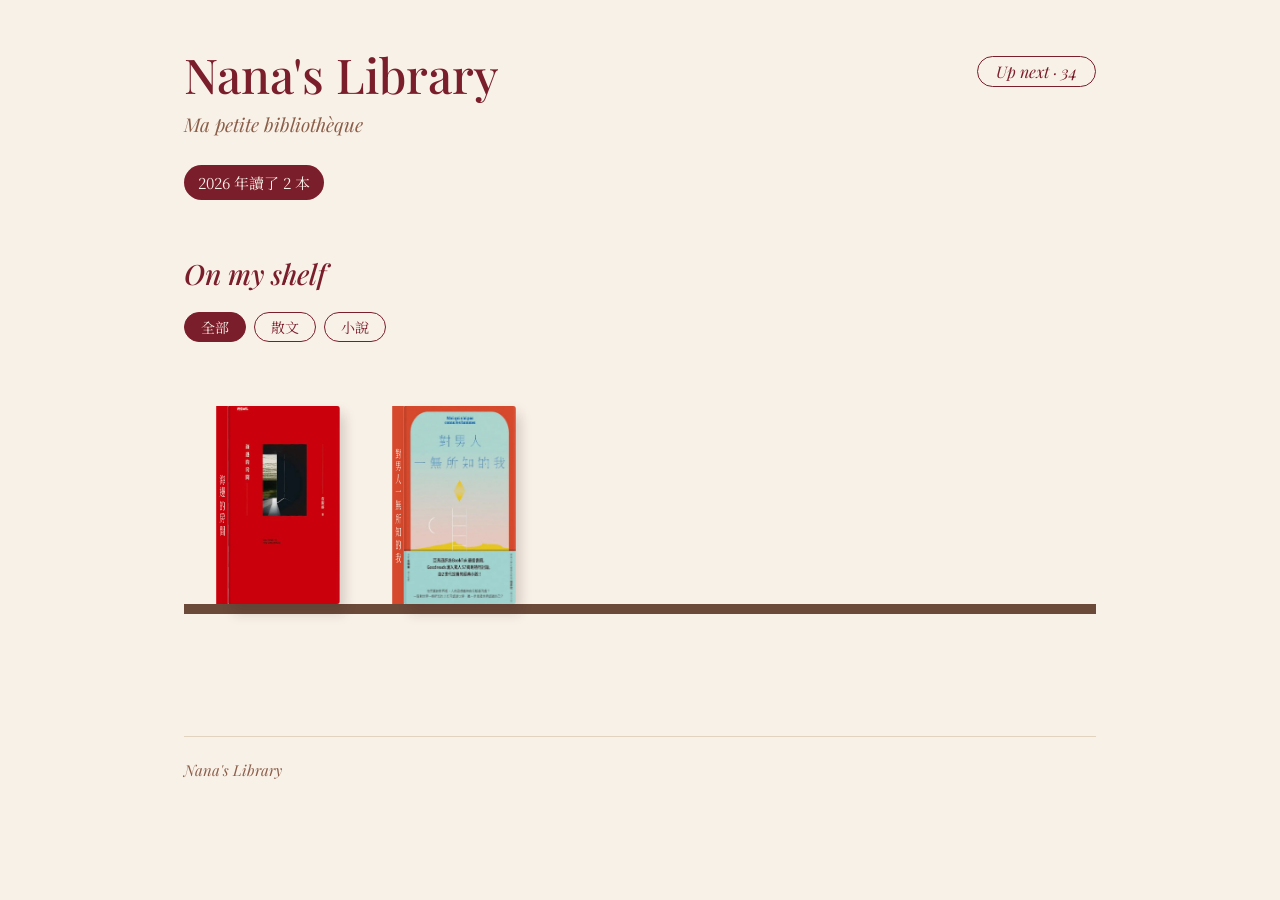
<file: index.html>
<!DOCTYPE html>
<html lang="zh-Hant">
<head>
  <meta charset="UTF-8">
  <meta name="viewport" content="width=device-width, initial-scale=1.0">
  <title>Nana's Library</title>
  <meta name="description" content="Nana 的個人閱讀紀錄：讀過的書、讀完的日期，和當時的心情。">
  <link rel="preconnect" href="https://fonts.googleapis.com">
  <link rel="preconnect" href="https://fonts.gstatic.com" crossorigin>
  <link href="https://fonts.googleapis.com/css2?family=Playfair+Display:ital,wght@0,400;0,500;1,400;1,500&family=Noto+Serif+TC:wght@400;500&family=LXGW+WenKai+TC&display=swap" rel="stylesheet">
  <link rel="stylesheet" href="style.css?v=2026-11-16">
</head>
<body>
  <div class="wrap">
    <header class="site-header">
      <h1 class="site-title">Nana's Library</h1>
      <p class="site-sub">Ma petite bibliothèque</p>
      <div class="stats">
        <span class="pill" data-year-count>2026 年讀了 2 本</span>
        <button class="drawer-toggle" type="button" aria-controls="up-next" aria-expanded="false" data-drawer-open>
          Up next · <span data-up-next-count>34</span>
        </button>
      </div>
    </header>

    <main>
      <section class="section" aria-labelledby="shelf-title">
        <h2 class="section-title" id="shelf-title">On my shelf</h2>
        <div class="filters" data-filters></div>
        <div class="shelf" data-shelf>
          <!-- 讀完的書：依讀完日期排序，最新的在前（CLAUDE.md 第 5 節） -->
          <a class="shelf-item" href="books/welcome-to-the-dollhouse.html" data-category="散文" data-finished="2026-10">
            <div class="book" style="--spine: #CA000D">
              <div class="face inside"></div>
              <div class="face pages"></div>
              <div class="face back"></div>
              <div class="face spine">海邊的房間</div>
              <div class="face cover" style="background-image: url('images/welcome-to-the-dollhouse.png')" role="img" aria-label="《海邊的房間》書皮"></div>
            </div>
            <p class="shelf-caption"><strong>海邊的房間</strong>2026 年 10 月讀完</p>
          </a>
          <a class="shelf-item" href="books/i-who-have-never-known-men.html" data-category="小說" data-finished="2026-10">
            <div class="book" style="--spine: #D6492D">
              <div class="face inside"></div>
              <div class="face pages"></div>
              <div class="face back"></div>
              <div class="face spine">對男人一無所知的我</div>
              <div class="face cover" style="background-image: url('images/i-who-have-never-known-men.png')" role="img" aria-label="《對男人一無所知的我》書皮"></div>
            </div>
            <p class="shelf-caption"><strong>對男人一無所知的我</strong>2026 年 10 月讀完</p>
          </a>
        </div>
      </section>

    </main>

    <footer class="site-footer">Nana's Library</footer>
  </div>

  <!-- 書單抽屜：點頁首的「Up next」按鈕從右側滑出（CLAUDE.md 第 5 節） -->
  <div class="drawer-backdrop" data-drawer-close></div>
  <aside class="drawer" id="up-next" aria-labelledby="up-next-title" aria-hidden="true">
    <div class="drawer-head">
      <h2 class="section-title" id="up-next-title">Up next</h2>
      <button class="drawer-close" type="button" aria-label="關閉書單" data-drawer-close>✕</button>
    </div>
    <p class="drawer-note">還沒讀的書，依備忘錄的順序</p>
    <ol class="up-next-list">
      <!-- 書單：依【書單】備忘錄的順序；已讀完的書不出現（CLAUDE.md 第 3.4 節） -->
          <li class="up-next-item"><span class="mini-cover" aria-hidden="true"></span><span class="up-next-title">各種悲傷</span></li>
          <li class="up-next-item"><span class="mini-cover" aria-hidden="true"></span><span class="up-next-title">生命中不可承受之輕</span></li>
          <li class="up-next-item"><span class="mini-cover" aria-hidden="true"></span><span class="up-next-title">像這樣的小事</span></li>
          <li class="up-next-item"><span class="mini-cover" aria-hidden="true"></span><span class="up-next-title">裸食日常</span></li>
          <li class="up-next-item"><span class="mini-cover" aria-hidden="true"></span><span class="up-next-title">帶外婆公主去倫敦</span></li>
          <li class="up-next-item"><span class="mini-cover" aria-hidden="true"></span><span class="up-next-title">再見了 過去的我</span></li>
          <li class="up-next-item"><span class="mini-cover" aria-hidden="true"></span><span class="up-next-title">當呼吸化為空氣</span></li>
          <li class="up-next-item"><span class="mini-cover" aria-hidden="true"></span><span class="up-next-title">crying in H mart</span></li>
          <li class="up-next-item"><span class="mini-cover" aria-hidden="true"></span><span class="up-next-title">從生命的車窗眺望</span></li>
          <li class="up-next-item"><span class="mini-cover" aria-hidden="true"></span><span class="up-next-title">渺小一生</span></li>
          <li class="up-next-item"><span class="mini-cover" aria-hidden="true"></span><span class="up-next-title">我可能錯了</span></li>
          <li class="up-next-item"><span class="mini-cover" aria-hidden="true"></span><span class="up-next-title">隨他們去 let them</span></li>
          <li class="up-next-item"><span class="mini-cover" aria-hidden="true"></span><span class="up-next-title">創造力的修行</span></li>
          <li class="up-next-item"><span class="mini-cover" aria-hidden="true"></span><span class="up-next-title">意義的呼喚</span></li>
          <li class="up-next-item"><span class="mini-cover" aria-hidden="true"></span><span class="up-next-title">蕉葉與樹的約定</span></li>
          <li class="up-next-item"><span class="mini-cover" aria-hidden="true"></span><span class="up-next-title">輪迴86次的生命覺醒之旅</span></li>
          <li class="up-next-item"><span class="mini-cover" aria-hidden="true"></span><span class="up-next-title">Tuesdays with morrie</span></li>
          <li class="up-next-item"><span class="mini-cover" aria-hidden="true"></span><span class="up-next-title">婚禮之徒</span></li>
          <li class="up-next-item"><span class="mini-cover" aria-hidden="true"></span><span class="up-next-title">在小山和小山之間</span></li>
          <li class="up-next-item"><span class="mini-cover" aria-hidden="true"></span><span class="up-next-title">流浪者之歌</span></li>
          <li class="up-next-item"><span class="mini-cover" aria-hidden="true"></span><span class="up-next-title">廚房</span></li>
          <li class="up-next-item"><span class="mini-cover" aria-hidden="true"></span><span class="up-next-title">午夜圖書館</span></li>
          <li class="up-next-item"><span class="mini-cover" aria-hidden="true"></span><span class="up-next-title">感知幸福</span></li>
          <li class="up-next-item"><span class="mini-cover" aria-hidden="true"></span><span class="up-next-title">賣瓜的人</span></li>
          <li class="up-next-item"><span class="mini-cover" aria-hidden="true"></span><span class="up-next-title">美麗新世界</span></li>
          <li class="up-next-item"><span class="mini-cover" aria-hidden="true"></span><span class="up-next-title">後台紐約</span></li>
          <li class="up-next-item"><span class="mini-cover" aria-hidden="true"></span><span class="up-next-title">那瓦爾寶典</span></li>
          <li class="up-next-item"><span class="mini-cover" aria-hidden="true"></span><span class="up-next-title">北歐時間</span></li>
          <li class="up-next-item"><span class="mini-cover" aria-hidden="true"></span><span class="up-next-title">養兔子</span></li>
          <li class="up-next-item"><span class="mini-cover" aria-hidden="true"></span><span class="up-next-title">神經可塑性</span></li>
          <li class="up-next-item"><span class="mini-cover" aria-hidden="true"></span><span class="up-next-title">位置</span></li>
          <li class="up-next-item"><span class="mini-cover" aria-hidden="true"></span><span class="up-next-title">山茶花文具店</span></li>
          <li class="up-next-item"><span class="mini-cover" aria-hidden="true"></span><span class="up-next-title">早安，我心中的怪物</span></li>
          <li class="up-next-item"><span class="mini-cover" aria-hidden="true"></span><span class="up-next-title">世界上最透明的故事</span></li>
    </ol>
  </aside>
  <script src="script.js?v=2026-11-16"></script>
</body>
</html>
</file>
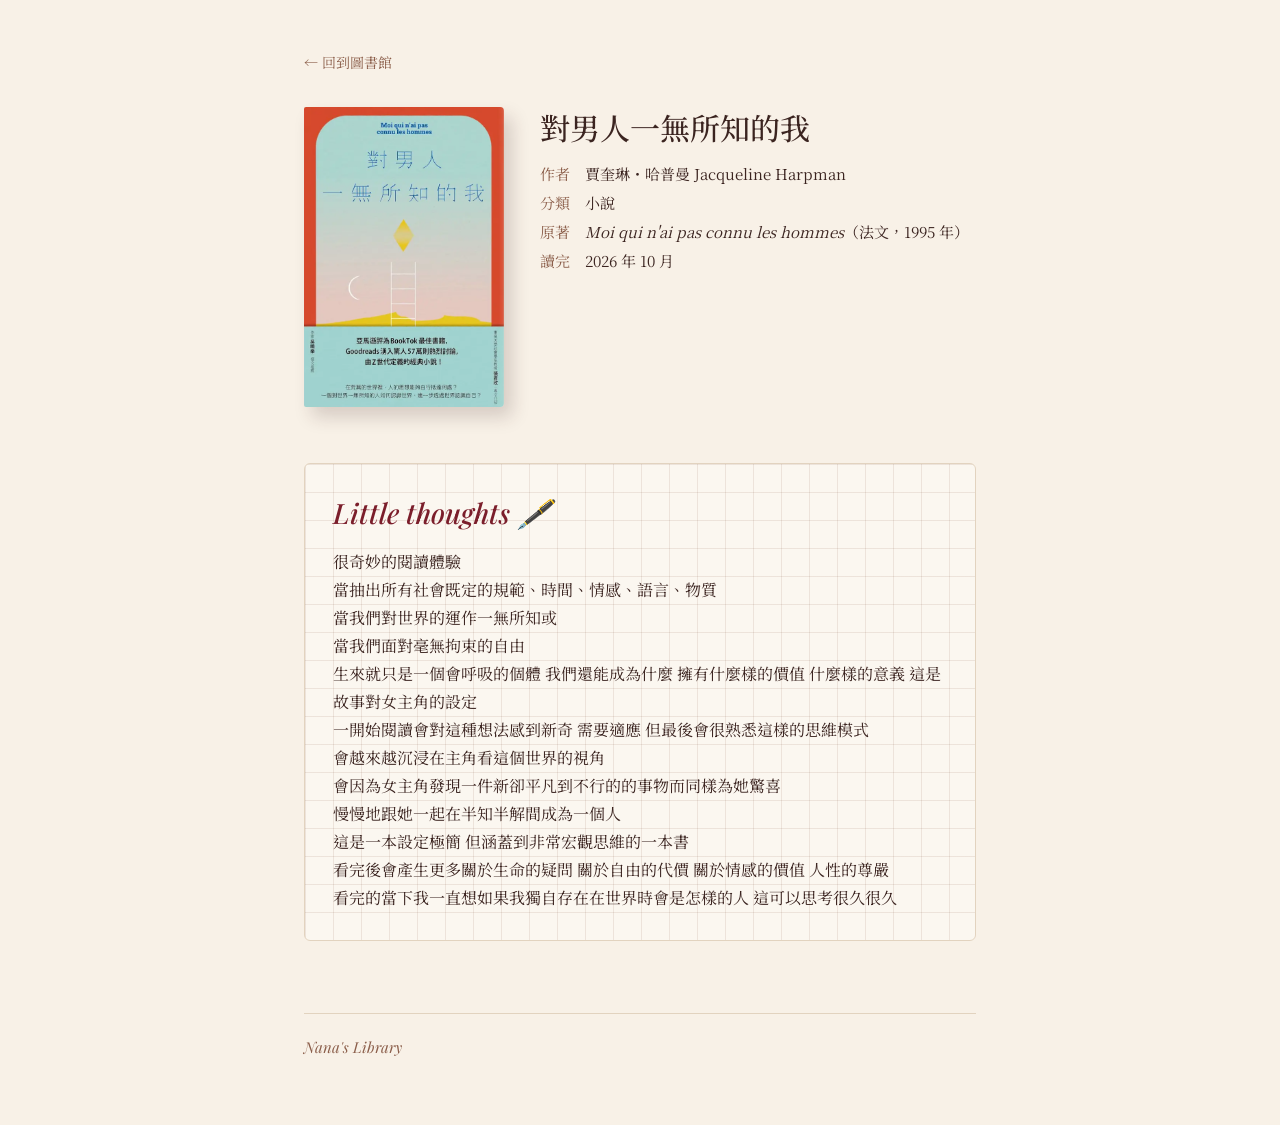
<file: books/i-who-have-never-known-men.html>
<!DOCTYPE html>
<html lang="zh-Hant">
<head>
  <meta charset="UTF-8">
  <meta name="viewport" content="width=device-width, initial-scale=1.0">
  <title>對男人一無所知的我｜Nana's Library</title>
  <link rel="preconnect" href="https://fonts.googleapis.com">
  <link rel="preconnect" href="https://fonts.gstatic.com" crossorigin>
  <link href="https://fonts.googleapis.com/css2?family=Playfair+Display:ital,wght@0,400;0,500;1,400;1,500&family=Noto+Serif+TC:wght@400;500&family=LXGW+WenKai+TC&display=swap" rel="stylesheet">
  <link rel="stylesheet" href="../style.css?v=2026-11-16">
</head>
<body>
  <div class="wrap narrow page-turn">
    <a class="back-link" href="../index.html">← 回到圖書館</a>

    <header class="book-header">
      <img class="book-cover" src="../images/i-who-have-never-known-men.png" alt="《對男人一無所知的我》書皮">
      <div>
        <h1 class="book-title">對男人一無所知的我</h1>
        <dl class="book-meta">
          <div><dt>作者　</dt><dd>賈奎琳・哈普曼 Jacqueline Harpman</dd></div>
          <div><dt>分類　</dt><dd>小說</dd></div>
          <div><dt>原著　</dt><dd><i>Moi qui n'ai pas connu les hommes</i>（法文，1995 年）</dd></div>
          <div><dt>讀完　</dt><dd>2026 年 10 月</dd></div>
        </dl>
      </div>
    </header>

    <main>
      <section class="section grid-paper" aria-labelledby="thoughts">
        <h2 class="section-title" id="thoughts">Little thoughts 🖋️</h2>
        <p class="nana-text">很奇妙的閱讀體驗
當抽出所有社會既定的規範、時間、情感、語言、物質
當我們對世界的運作一無所知或
當我們面對毫無拘束的自由 
生來就只是一個會呼吸的個體 我們還能成為什麼 擁有什麼樣的價值 什麼樣的意義 這是故事對女主角的設定
一開始閱讀會對這種想法感到新奇 需要適應 但最後會很熟悉這樣的思維模式
會越來越沉浸在主角看這個世界的視角
會因為女主角發現一件新卻平凡到不行的的事物而同樣為她驚喜
慢慢地跟她一起在半知半解間成為一個人
這是一本設定極簡 但涵蓋到非常宏觀思維的一本書
看完後會產生更多關於生命的疑問 關於自由的代價 關於情感的價值 人性的尊嚴
看完的當下我一直想如果我獨自存在在世界時會是怎樣的人 這可以思考很久很久</p>
      </section>
    </main>

    <footer class="site-footer">Nana's Library</footer>
  </div>
</body>
</html>
</file>
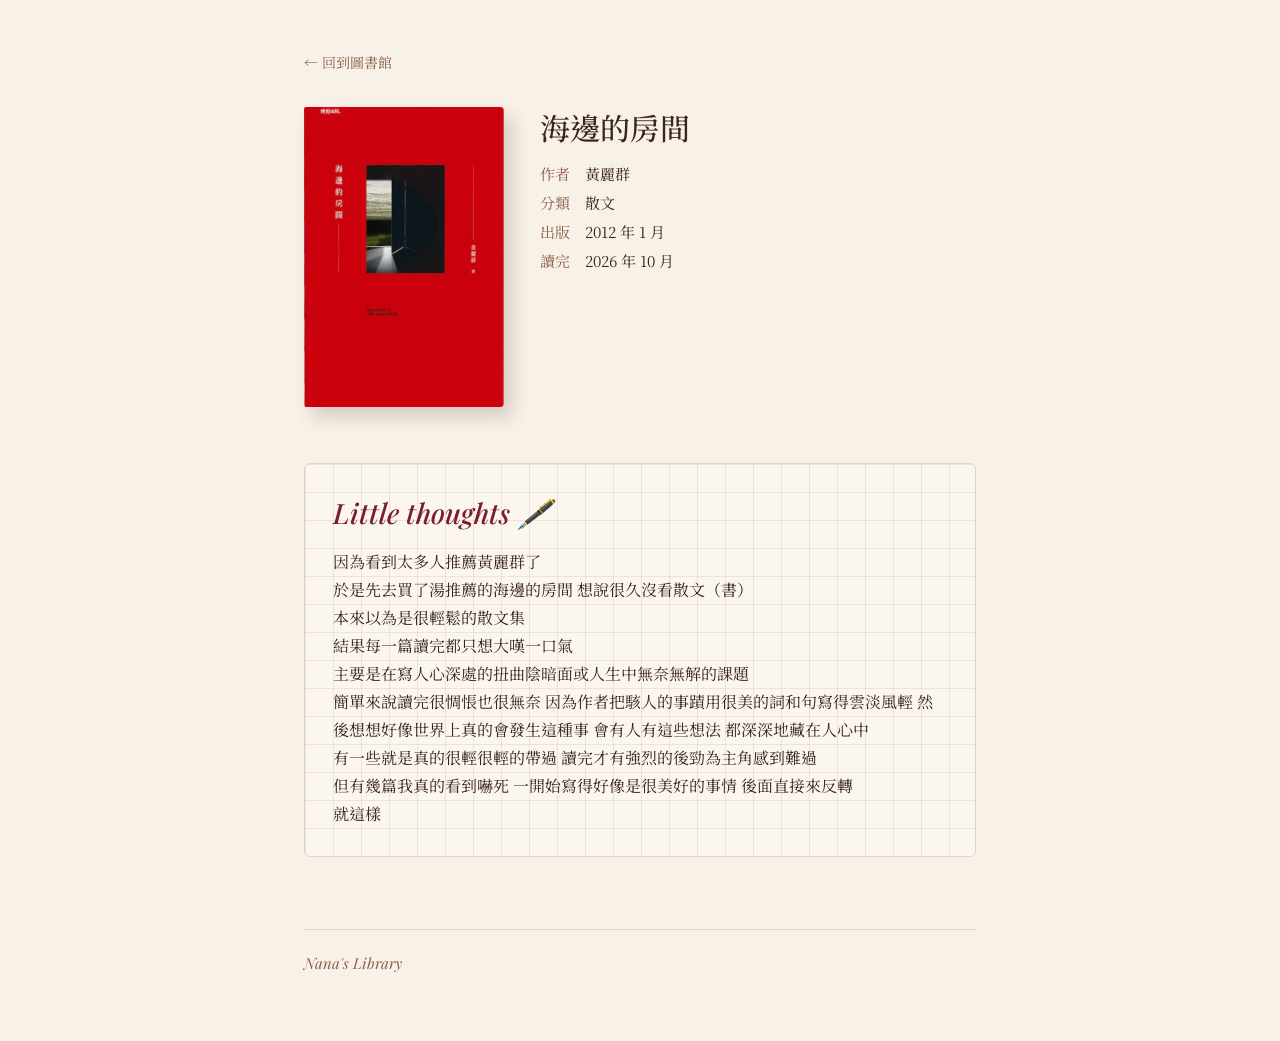
<file: books/welcome-to-the-dollhouse.html>
<!DOCTYPE html>
<html lang="zh-Hant">
<head>
  <meta charset="UTF-8">
  <meta name="viewport" content="width=device-width, initial-scale=1.0">
  <title>海邊的房間｜Nana's Library</title>
  <link rel="preconnect" href="https://fonts.googleapis.com">
  <link rel="preconnect" href="https://fonts.gstatic.com" crossorigin>
  <link href="https://fonts.googleapis.com/css2?family=Playfair+Display:ital,wght@0,400;0,500;1,400;1,500&family=Noto+Serif+TC:wght@400;500&family=LXGW+WenKai+TC&display=swap" rel="stylesheet">
  <link rel="stylesheet" href="../style.css?v=2026-11-16">
</head>
<body>
  <div class="wrap narrow page-turn">
    <a class="back-link" href="../index.html">← 回到圖書館</a>

    <header class="book-header">
      <img class="book-cover" src="../images/welcome-to-the-dollhouse.png" alt="《海邊的房間》書皮">
      <div>
        <h1 class="book-title">海邊的房間</h1>
        <dl class="book-meta">
          <div><dt>作者　</dt><dd>黃麗群</dd></div>
          <div><dt>分類　</dt><dd>散文</dd></div>
          <div><dt>出版　</dt><dd>2012 年 1 月</dd></div>
          <div><dt>讀完　</dt><dd>2026 年 10 月</dd></div>
        </dl>
      </div>
    </header>

    <main>
      <section class="section grid-paper" aria-labelledby="thoughts">
        <h2 class="section-title" id="thoughts">Little thoughts 🖋️</h2>
        <p class="nana-text">因為看到太多人推薦黃麗群了
於是先去買了湯推薦的海邊的房間 想說很久沒看散文（書）
本來以為是很輕鬆的散文集
結果每一篇讀完都只想大嘆一口氣
主要是在寫人心深處的扭曲陰暗面或人生中無奈無解的課題 
簡單來說讀完很惆悵也很無奈 因為作者把駭人的事蹟用很美的詞和句寫得雲淡風輕 然後想想好像世界上真的會發生這種事 會有人有這些想法 都深深地藏在人心中 
有一些就是真的很輕很輕的帶過 讀完才有強烈的後勁為主角感到難過
但有幾篇我真的看到嚇死 一開始寫得好像是很美好的事情 後面直接來反轉
就這樣 </p>
      </section>
    </main>

    <footer class="site-footer">Nana's Library</footer>
  </div>
</body>
</html>
</file>
<file: style.css>
/* Nana's Library — 全站唯一的樣式檔。顏色只在 :root 定義（CLAUDE.md 第 6 節） */

:root {
  --bg: #F8F1E7;
  --surface: #F1E6D6;
  --paper: #FBF7F0;
  --grid: rgba(139, 94, 74, 0.13);
  --text: #3B2420;
  --muted: #8B5E4A;
  --accent: #7B1E2B;
  --shelf: #6B4A3A;
  --pages: #F6F0E4;
  --line: #E2D3BF;
  --shadow: rgba(59, 36, 32, 0.18);

  --font-en: "Playfair Display", "Noto Serif TC", serif;
  --font-zh: "Noto Serif TC", "PingFang TC", serif;
  --font-hand: "LXGW WenKai TC", "Noto Serif TC", serif;
}

* { box-sizing: border-box; }

html { background: var(--bg); }

body {
  margin: 0;
  background: var(--bg);
  color: var(--text);
  font-family: var(--font-zh);
  font-weight: 400;
  line-height: 1.8;
  overflow-x: hidden;
}

a { color: var(--accent); }

.wrap { max-width: 960px; margin: 0 auto; padding: 48px 24px 64px; }
.wrap.narrow { max-width: 720px; }

/* ---------- 頁首 ---------- */

.site-header { margin-bottom: 40px; }
.site-title {
  font-family: var(--font-en);
  font-weight: 500;
  color: var(--accent);
  font-size: 48px;
  line-height: 1.1;
  margin: 0;
}
.site-title a { color: inherit; text-decoration: none; }
.site-sub {
  font-family: var(--font-en);
  font-style: italic;
  color: var(--muted);
  font-size: 19px;
  margin: 6px 0 0;
}

.stats {
  display: flex;
  flex-wrap: wrap;
  align-items: center;
  gap: 12px;
  margin: 24px 0 0;
  font-size: 15px;
}
.pill {
  display: inline-block;
  background: var(--accent);
  color: var(--bg);
  padding: 4px 14px;
  border-radius: 999px;
}

/* ---------- 區塊標題 ---------- */

.section { margin-top: 56px; }
.section-title {
  font-family: var(--font-en);
  font-style: italic;
  font-weight: 500;
  color: var(--accent);
  font-size: 28px;
  line-height: 1.3;
  margin: 0 0 20px;
}

/* ---------- 分類篩選 ---------- */

.filters { display: flex; flex-wrap: wrap; gap: 8px; margin: 0 0 32px; }
.filter-btn {
  font-family: var(--font-zh);
  font-size: 14px;
  color: var(--accent);
  background: var(--bg);
  border: 1px solid var(--accent);
  border-radius: 999px;
  padding: 4px 16px;
  cursor: pointer;
}
.filter-btn[aria-pressed="true"] { background: var(--accent); color: var(--bg); }

/* ---------- 書架與立體書 ---------- */

.shelf {
  --row: 290px;               /* 一層書架的高度：上方空間 + 書高 + 木頭線 + 書名 */
  --cap: 50px;                /* 木頭線下方放書名的高度 */
  display: flex;
  flex-wrap: wrap;
  align-items: flex-end;
  gap: 0 44px;
  padding: 0 28px;
  perspective: 1100px;
  /* 每一層畫一條木頭色粗線（純色線條，不是漸層），書名放在線的下方 */
  background-image: linear-gradient(to top,
    transparent 0, transparent var(--cap),
    var(--shelf) var(--cap), var(--shelf) calc(var(--cap) + 10px),
    transparent calc(var(--cap) + 10px));
  background-size: 100% var(--row);
}
.shelf-item {
  position: relative;
  height: var(--row);
  display: flex;
  flex-direction: column;
  justify-content: flex-end;
  align-items: center;
  padding-bottom: calc(var(--cap) + 10px);   /* 書站在木頭線上 */
  text-decoration: none;
  color: var(--text);
}
.shelf-item[hidden] { display: none; }

.book {
  --w: 132px;
  --h: 198px;
  --t: 22px;                  /* 書的厚度（所有書統一） */
  --spine: var(--accent);
  position: relative;
  width: var(--w);
  height: var(--h);
  transform-style: preserve-3d;
  transform: rotateY(32deg);
  transition: transform 0.35s cubic-bezier(0.2, 0.8, 0.2, 1);
}
.book .face {
  position: absolute;
  inset: 0;
  backface-visibility: hidden;
}
.book .cover {
  transform: translateZ(calc(var(--t) / 2));
  transform-origin: left center;
  transition: transform 0.6s cubic-bezier(0.4, 0.1, 0.2, 1);
  background-color: var(--surface);
  background-size: cover;
  background-position: center;
  border-radius: 1px 3px 3px 1px;
  box-shadow: inset 3px 0 0 rgba(0, 0, 0, 0.08), 6px 8px 14px var(--shadow);
}
.book .back { transform: rotateY(180deg) translateZ(calc(var(--t) / 2)); background: var(--spine); }
.book .spine {
  width: var(--t);
  left: calc(var(--t) / -2);
  transform: rotateY(-90deg);
  background: var(--spine);
  color: var(--bg);
  writing-mode: vertical-rl;
  font-size: 11px;
  letter-spacing: 2px;
  line-height: 1;
  display: flex;
  align-items: center;
  justify-content: center;
  overflow: hidden;
  white-space: nowrap;
}
.book .pages {
  width: var(--t);
  left: calc(var(--w) - var(--t) / 2);
  transform: rotateY(90deg);
  background: var(--pages);
  border-top: 1px solid var(--line);
  border-bottom: 1px solid var(--line);
}
.book .inside {
  transform: translateZ(calc(var(--t) / 2 - 1px));
  background: var(--pages);
}

/* 沒有照片時的書名卡片 */
.book .cover.title-card {
  display: flex;
  align-items: flex-start;
  padding: 18px 14px;
  color: var(--accent);
  font-size: 15px;
  line-height: 1.5;
  border: 0.5px solid var(--line);
}

/* 抽書（滑鼠移上去）與翻開封面（點擊） */
@media (hover: hover) {
  a.shelf-item:hover .book { transform: rotateY(22deg) translateY(-18px) rotateZ(-2deg); }
}
.shelf-item.is-opening .book { transform: rotateY(12deg) translateY(-18px); }
.shelf-item.is-opening .cover { transform: translateZ(calc(var(--t) / 2)) rotateY(-150deg); }

/* 書名：電腦上滑鼠移上去才出現；手機直接顯示 */
.shelf-caption {
  position: absolute;
  bottom: 0;
  left: 50%;
  width: 150px;
  height: var(--cap);
  margin: 0;
  padding-top: 8px;
  transform: translateX(-50%);
  font-size: 13px;
  line-height: 1.4;
  text-align: center;
  color: var(--muted);
  opacity: 0;
  transition: opacity 0.25s;
}
.shelf-caption strong { display: block; color: var(--text); font-weight: 500; }
@media (hover: hover) {
  a.shelf-item:hover .shelf-caption,
  a.shelf-item:focus-visible .shelf-caption { opacity: 1; }
}
@media (hover: none) {
  .shelf-caption { opacity: 1; }
}

.empty-note { color: var(--muted); font-size: 15px; }

/* ---------- 書單抽屜（Up next） ---------- */

.site-header { position: relative; }
.drawer-toggle {
  font-family: var(--font-en);
  font-style: italic;
  font-size: 16px;
  color: var(--accent);
  background: var(--bg);
  border: 1px solid var(--accent);
  border-radius: 999px;
  padding: 4px 18px;
  cursor: pointer;
}
.drawer-toggle:hover { background: var(--accent); color: var(--bg); }
@media (min-width: 640px) {
  .drawer-toggle { position: absolute; top: 8px; right: 0; }
}

.drawer-backdrop {
  position: fixed;
  inset: 0;
  background: rgba(59, 36, 32, 0.28);
  opacity: 0;
  visibility: hidden;
  transition: opacity 0.3s, visibility 0s 0.3s;
  z-index: 10;
}
.drawer {
  position: fixed;
  top: 0;
  right: 0;
  bottom: 0;
  width: min(380px, 86vw);
  background: var(--bg);
  border-left: 1px solid var(--line);
  box-shadow: -8px 0 24px var(--shadow);
  padding: 28px 24px 40px;
  overflow-y: auto;
  transform: translateX(100%);
  visibility: hidden;
  transition: transform 0.35s cubic-bezier(0.2, 0.8, 0.2, 1), visibility 0s 0.35s;
  z-index: 11;
}
body.drawer-open { overflow: hidden; }
body.drawer-open .drawer-backdrop { opacity: 1; visibility: visible; transition: opacity 0.3s; }
body.drawer-open .drawer { transform: none; visibility: visible; transition: transform 0.35s cubic-bezier(0.2, 0.8, 0.2, 1); }

.drawer-head { display: flex; align-items: center; justify-content: space-between; }
.drawer-head .section-title { margin: 0; }
.drawer-close {
  font-size: 18px;
  line-height: 1;
  color: var(--muted);
  background: none;
  border: 0;
  padding: 8px;
  cursor: pointer;
}
.drawer-close:hover { color: var(--accent); }
.drawer-note { margin: 4px 0 20px; font-size: 13px; color: var(--muted); }

.up-next-list { list-style: none; margin: 0; padding: 0; }
.up-next-item {
  display: flex;
  align-items: center;
  gap: 14px;
  padding: 10px 0;
  border-bottom: 1px solid var(--line);
  font-size: 15px;
  line-height: 1.5;
}
.mini-cover {
  flex: none;
  width: 30px;
  height: 45px;               /* 2:3 */
  background: var(--surface);
  border-left: 4px solid var(--accent);
  border-radius: 1px 2px 2px 1px;
  box-shadow: 2px 3px 6px var(--shadow);
  object-fit: cover;
}
img.mini-cover { border-left: 0; }

/* ---------- 書頁 ---------- */

.back-link {
  display: inline-block;
  font-size: 14px;
  color: var(--muted);
  text-decoration: none;
  margin-bottom: 32px;
}
.back-link:hover { color: var(--accent); }

.book-header {
  display: grid;
  grid-template-columns: 200px minmax(0, 1fr);
  gap: 36px;
  align-items: start;
}
.book-cover {
  width: 200px;
  aspect-ratio: 2 / 3;
  object-fit: cover;
  border-radius: 2px 4px 4px 2px;
  box-shadow: 8px 10px 18px var(--shadow);
  background: var(--surface);
}
.book-cover.title-card {
  display: flex;
  align-items: flex-start;
  padding: 20px 16px;
  color: var(--accent);
  font-size: 18px;
  line-height: 1.5;
}
.book-title {
  font-family: var(--font-zh);
  font-weight: 500;
  color: var(--text);
  font-size: 30px;
  line-height: 1.35;
  margin: 0 0 12px;
}
.book-meta { margin: 0; font-size: 15px; color: var(--muted); }
.book-meta div { margin: 2px 0; }
.book-meta dt { display: inline; }
.book-meta dd { display: inline; margin: 0; color: var(--text); }
.mood-tag {
  display: inline-block;
  margin: 0 0 14px;
  font-size: 13px;
  color: var(--accent);
  border: 1px solid var(--accent);
  border-radius: 999px;
  padding: 2px 12px;
}

/* 方格紙：心得、重點筆記、年度回顧感想（格子 28px = 行高） */
.grid-paper {
  background-color: var(--paper);
  background-image:
    linear-gradient(var(--grid) 1px, transparent 1px),
    linear-gradient(90deg, var(--grid) 1px, transparent 1px);
  background-size: 28px 28px;
  border: 0.5px solid var(--line);
  border-radius: 6px;
  padding: 28px;
}
.grid-paper .section-title { line-height: 42px; margin: 0 0 14px; }
.nana-text {
  font-size: 16px;
  line-height: 28px;
  white-space: pre-wrap;      /* 保留備忘錄的換行與空格（CLAUDE.md 7.1） */
  margin: 0;
}

/* 書籤卡片：喜歡的句子 */
.quotes { list-style: none; margin: 0; padding: 0; display: grid; gap: 14px; }
.quote {
  background: var(--surface);
  border-left: 3px solid var(--accent);
  border-radius: 0;
  padding: 16px 20px;
  font-family: var(--font-hand);
  font-size: 18px;
  line-height: 1.8;
}
.quote .page { display: block; margin-top: 4px; font-family: var(--font-zh); font-size: 13px; color: var(--muted); }

/* 書頁載入：像翻到下一頁 */
.page-turn {
  transform-origin: left center;
  animation: page-in 0.6s cubic-bezier(0.2, 0.8, 0.2, 1) both;
}
@keyframes page-in {
  from { opacity: 0; transform: perspective(1400px) rotateY(-12deg) translateX(16px); }
  to { opacity: 1; transform: none; }
}

/* ---------- 頁尾 ---------- */

.site-footer {
  margin-top: 72px;
  padding-top: 20px;
  border-top: 1px solid var(--line);
  font-family: var(--font-en);
  font-style: italic;
  color: var(--muted);
  font-size: 15px;
}

/* ---------- 手機 ---------- */

@media (max-width: 639px) {
  .wrap { padding: 32px 16px 48px; }
  .site-title { font-size: 38px; }
  .shelf { --row: 262px; gap: 0 28px; padding: 0 12px; justify-content: center; }
  .book { --w: 112px; --h: 168px; --t: 18px; }
  .shelf-caption { width: 130px; }
  .book-header { grid-template-columns: minmax(0, 1fr); gap: 24px; }
  .book-cover { width: 160px; }
  .book-title { font-size: 26px; }
  .grid-paper { padding: 28px 20px; }
}

/* ---------- 減少動態效果 ---------- */

@media (prefers-reduced-motion: reduce) {
  *, *::before, *::after { transition: none !important; animation: none !important; }
  a.shelf-item:hover .book { transform: rotateY(32deg) !important; }
}
</file>
